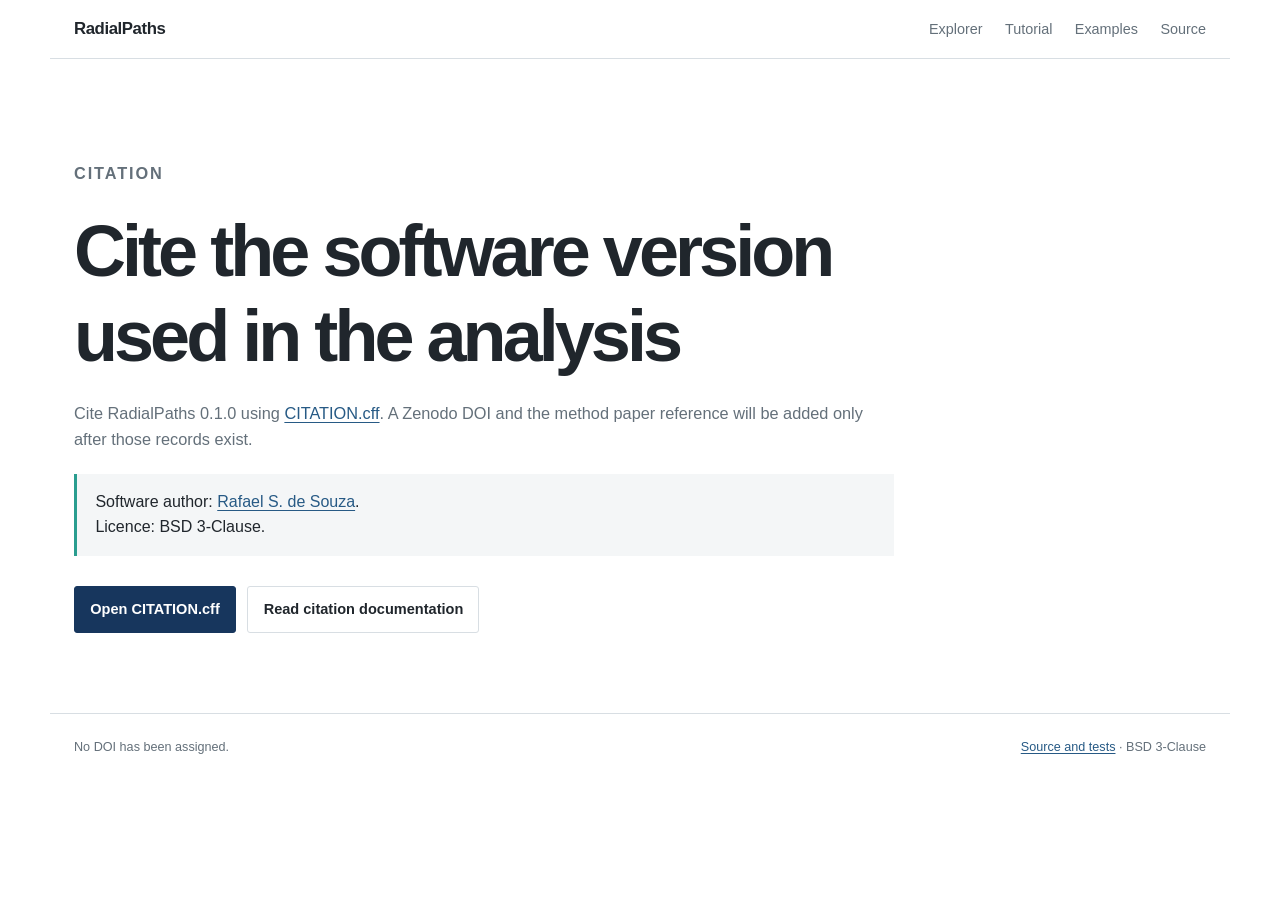
<file: web/citation/index.html>
<!doctype html>
<html lang="en">
<head>
  <meta charset="utf-8">
  <meta name="viewport" content="width=device-width, initial-scale=1">
  <link rel="icon" href="data:,">
  <meta name="description" content="How to cite RadialPaths 0.1.0.">
  <link rel="canonical" href="__PAGES_URL__citation/">
  <link rel="stylesheet" href="../assets/site.css?v=0.1.0">
  <title>Citation — RadialPaths</title>
</head>
<body>
  <header class="site-header"><a class="wordmark" href="../">RadialPaths</a><nav aria-label="Primary navigation"><a href="../explorer/">Explorer</a><a href="../tutorial/">Tutorial</a><a href="../examples/">Examples</a><a href="__REPOSITORY_URL__">Source</a></nav></header>
  <main>
    <section class="citation-page">
      <p class="eyebrow">Citation</p>
      <h1>Cite the software version used in the analysis</h1>
      <p>
        Cite RadialPaths 0.1.0 using
        <a href="../CITATION.cff">CITATION.cff</a>. A Zenodo DOI and the method
        paper reference will be added only after those records exist.
      </p>
      <div class="callout">
        Software author: <a href="https://rafaelsdesouza.com.br/">Rafael S. de Souza</a>.<br>
        Licence: BSD 3-Clause.
      </div>
      <div class="actions"><a class="button primary" href="../CITATION.cff">Open CITATION.cff</a><a class="button secondary" href="../docs/citing.html">Read citation documentation</a></div>
    </section>
  </main>
  <footer><p>No DOI has been assigned.</p><p><a href="__REPOSITORY_URL__">Source and tests</a> · BSD 3-Clause</p></footer>
</body>
</html>
</file>
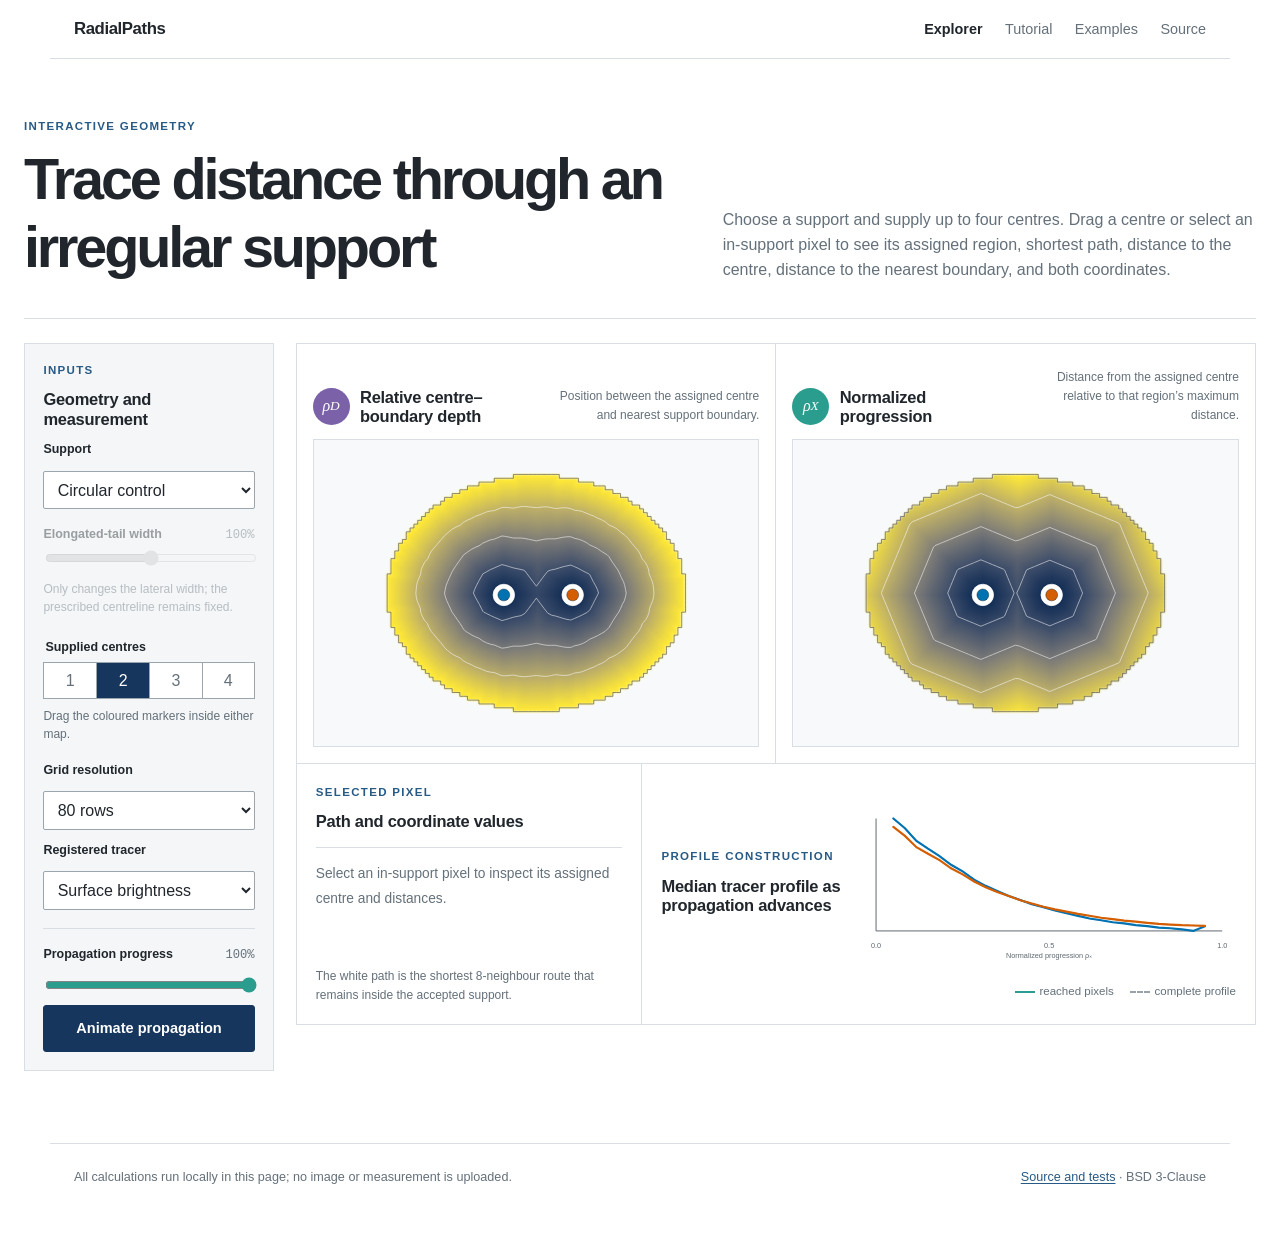
<file: web/explorer/index.html>
<!doctype html>
<html class="no-js" lang="en">
<head>
  <meta charset="utf-8">
  <meta name="viewport" content="width=device-width, initial-scale=1">
  <link rel="icon" href="data:,">
  <meta name="description" content="Inspect support-constrained radial coordinates in nine synthetic geometries.">
  <link rel="canonical" href="__PAGES_URL__explorer/">
  <link rel="stylesheet" href="../assets/site.css?v=0.1.0">
  <script>
    document.documentElement.classList.replace("no-js", "js");
    window.addEventListener("error", function () {
      var message = document.getElementById("runtime-fallback");
      if (message) message.hidden = false;
    });
  </script>
  <title>Geometry explorer — RadialPaths</title>
</head>
<body class="explorer-page">
  <header class="site-header">
    <a class="wordmark" href="../">RadialPaths</a>
    <nav aria-label="Primary navigation">
      <a aria-current="page" href="./">Explorer</a>
      <a href="../tutorial/">Tutorial</a>
      <a href="../examples/">Examples</a>
      <a href="__REPOSITORY_URL__">Source</a>
    </nav>
  </header>

  <main class="explorer-main">
    <section class="explorer-intro">
      <div>
        <p class="eyebrow">Interactive geometry</p>
        <h1>Trace distance through an irregular support</h1>
      </div>
      <p>
        Choose a support and supply up to four centres. Drag a centre or select
        an in-support pixel to see its assigned region, shortest path, distance
        to the centre, distance to the nearest boundary, and both coordinates.
      </p>
    </section>

    <noscript>
      <section class="no-script" aria-labelledby="static-explanation">
        <div>
          <p class="eyebrow">Static explanation</p>
          <h2 id="static-explanation">The explorer requires JavaScript for interaction</h2>
          <p>The tutorial remains available without JavaScript and shows every image-preparation and geometry-construction stage.</p>
          <a class="button secondary" href="../tutorial/">Read the static tutorial</a>
        </div>
        <img src="../tutorial/assets/07_final_geometry.png" alt="Side-by-side relative boundary-depth and normalized-progression maps">
      </section>
    </noscript>

    <section id="runtime-fallback" class="runtime-fallback" hidden>
      <strong>The interactive calculation did not start.</strong>
      The <a href="../tutorial/">static tutorial</a> contains the complete
      scientific explanation and requires no browser calculation.
    </section>

    <section class="explorer-shell js-only" aria-label="Radial coordinate explorer">
      <aside class="control-rail" aria-labelledby="control-title">
        <div>
          <p class="eyebrow">Inputs</p>
          <h2 id="control-title">Geometry and measurement</h2>
        </div>

        <label for="support-family">Support</label>
        <select id="support-family">
          <option value="circle" selected>Circular control</option>
          <option value="compact">Compact irregular</option>
          <option value="elongated">Elongated tail</option>
          <option value="folded">Folded support</option>
          <option value="branched">Branched support</option>
          <option value="perforated">Perforated support</option>
          <option value="merger">Merger with bridge and tail</option>
          <option value="capybara">Capybara</option>
          <option value="trex">T-Rex</option>
        </select>

        <div id="tail-width-control" class="conditional-control">
          <div class="range-heading">
            <label for="tail-width">Elongated-tail width</label>
            <output id="tail-width-value" for="tail-width">100%</output>
          </div>
          <input id="tail-width" type="range" min="55" max="145" value="100" step="5">
          <p class="control-note">Only changes the lateral width; the prescribed centreline remains fixed.</p>
        </div>

        <fieldset>
          <legend>Supplied centres</legend>
          <div id="centre-count" class="segmented" aria-label="Number of supplied centres">
            <button type="button" data-count="1" aria-pressed="false">1</button>
            <button type="button" data-count="2" aria-pressed="true">2</button>
            <button type="button" data-count="3" aria-pressed="false">3</button>
            <button type="button" data-count="4" aria-pressed="false">4</button>
          </div>
          <p class="control-note">Drag the coloured markers inside either map.</p>
        </fieldset>

        <label for="resolution">Grid resolution</label>
        <select id="resolution">
          <option value="56">56 rows</option>
          <option value="80" selected>80 rows</option>
          <option value="112">112 rows</option>
        </select>

        <label for="tracer">Registered tracer</label>
        <select id="tracer">
          <option value="brightness" selected>Surface brightness</option>
          <option value="colour">Colour-like gradient</option>
          <option value="velocity">Velocity-like field</option>
        </select>

        <div class="wave-control">
          <div class="range-heading">
            <label for="wave-progress">Propagation progress</label>
            <output id="progress-value" for="wave-progress">100%</output>
          </div>
          <input id="wave-progress" type="range" min="0" max="100" value="100" step="1">
          <button id="animate-wavefront" class="button primary" type="button">Animate propagation</button>
        </div>
      </aside>

      <div class="explorer-workspace">
        <div class="map-grid">
          <article class="field-card">
            <header>
              <div><span class="coordinate-token rho-d">ρ<sub>D</sub></span><h2>Relative centre–boundary depth</h2></div>
              <p>Position between the assigned centre and nearest support boundary.</p>
            </header>
            <div class="field-stage">
              <canvas id="rho-d-canvas" aria-label="Relative centre-boundary depth field"></canvas>
              <svg id="rho-d-overlay" aria-label="Support boundary, contours, supplied centres, and selected shortest path"></svg>
            </div>
          </article>

          <article class="field-card">
            <header>
              <div><span class="coordinate-token rho-x">ρ<sub>X</sub></span><h2>Normalized progression</h2></div>
              <p>Distance from the assigned centre relative to that region’s maximum distance.</p>
            </header>
            <div class="field-stage">
              <canvas id="rho-x-canvas" aria-label="Normalized progression field"></canvas>
              <svg id="rho-x-overlay" aria-label="Support boundary, contours, and supplied centres"></svg>
            </div>
          </article>
        </div>

        <div class="diagnostic-grid">
          <article class="inspection-card">
            <p class="eyebrow">Selected pixel</p>
            <h2>Path and coordinate values</h2>
            <div id="inspection-values" class="inspection-values" aria-live="polite">
              <span>Select an in-support pixel to inspect its assigned centre and distances.</span>
            </div>
            <p class="inspection-note">The white path is the shortest 8-neighbour route that remains inside the accepted support.</p>
          </article>

          <article class="profile-card">
            <div>
              <p class="eyebrow">Profile construction</p>
              <h2>Median tracer profile as propagation advances</h2>
            </div>
            <svg id="profile-chart" role="img" aria-label="Median tracer profiles by normalized progression"></svg>
            <div class="profile-key"><span><i class="current-line"></i>reached pixels</span><span><i class="final-line"></i>complete profile</span></div>
          </article>
        </div>
      </div>
    </section>
  </main>

  <footer>
    <p>All calculations run locally in this page; no image or measurement is uploaded.</p>
    <p><a href="__REPOSITORY_URL__">Source and tests</a> · BSD 3-Clause</p>
  </footer>
  <script src="../assets/geometry.js?v=0.1.0"></script>
  <script src="../assets/silhouettes.js?v=0.1.0-3"></script>
  <script src="../assets/explorer.js?v=0.1.0-3"></script>
</body>
</html>
</file>
<file: web/assets/site.css>
:root {
  color-scheme: light;
  --ink: #20262c;
  --muted: #64707a;
  --line: #d8dee3;
  --line-strong: #9aa5ad;
  --paper: #ffffff;
  --wash: #f4f6f7;
  --navy: #17365d;
  --blue: #275a85;
  --teal: #2a9d8f;
  --purple: #7b61a8;
  --gold: #d9bd52;
  --orange: #d55e00;
  --max: 1180px;
}

* { box-sizing: border-box; }
html { scroll-behavior: smooth; }
body {
  background: var(--paper);
  color: var(--ink);
  font-family: Inter, ui-sans-serif, -apple-system, BlinkMacSystemFont, "Segoe UI", sans-serif;
  line-height: 1.55;
  margin: 0;
  text-rendering: optimizeLegibility;
}

a { color: var(--blue); text-decoration-thickness: 1px; text-underline-offset: 0.18em; }
a:hover { color: var(--navy); }
img { display: block; max-width: 100%; }
button, input, select { font: inherit; }

.site-header {
  align-items: center;
  border-bottom: 1px solid var(--line);
  display: flex;
  justify-content: space-between;
  margin: 0 auto;
  max-width: var(--max);
  padding: 1rem 1.5rem;
}
.wordmark { color: var(--ink); font-size: 1.05rem; font-weight: 750; letter-spacing: -0.025em; text-decoration: none; }
nav { display: flex; gap: 1.4rem; }
nav a { color: var(--muted); font-size: 0.9rem; text-decoration: none; }
nav a[aria-current="page"] { color: var(--ink); font-weight: 680; }
main { margin: 0 auto; max-width: var(--max); padding: 0 1.5rem; }

.eyebrow {
  color: var(--blue);
  font-size: 0.72rem;
  font-weight: 760;
  letter-spacing: 0.115em;
  margin: 0 0 0.65rem;
  text-transform: uppercase;
}
h1, h2, h3 { line-height: 1.18; }
h1 { font-size: clamp(2.8rem, 7vw, 5.3rem); letter-spacing: -0.055em; margin: 0; }
h2 { font-size: clamp(1.65rem, 3.5vw, 2.25rem); letter-spacing: -0.035em; margin: 0; }
h3 { font-size: 1rem; margin: 0 0 0.45rem; }
p { margin-top: 0; }
.math { color: var(--navy); font-family: Georgia, "Times New Roman", serif; font-style: italic; }

.intro { display: grid; gap: 2rem; grid-template-columns: minmax(0, 1.35fr) minmax(250px, 0.65fr); padding: 6.4rem 0 5.4rem; }
.intro-copy { max-width: 760px; }
.tagline { color: var(--navy); font-family: Georgia, "Times New Roman", serif; font-size: clamp(1.22rem, 2.2vw, 1.62rem); line-height: 1.42; margin: 1.25rem 0 1rem; }
.lead { color: var(--muted); font-size: 1.03rem; max-width: 710px; }
.byline { color: var(--muted); font-size: 0.86rem; margin: -0.25rem 0 1rem; }
.hero-visual { align-self: end; border-left: 1px solid var(--line); margin: 0; padding-left: 1.8rem; }
.hero-visual img { border: 1px solid var(--line); width: 100%; }
.hero-visual figcaption { color: var(--muted); font-size: 0.76rem; margin-top: 0.65rem; }
.actions { display: flex; flex-wrap: wrap; gap: 0.72rem; margin-top: 1.9rem; }
.button { align-items: center; border: 1px solid var(--line); border-radius: 3px; cursor: pointer; display: inline-flex; font-size: 0.91rem; font-weight: 680; gap: 0.6rem; justify-content: center; min-height: 42px; padding: 0.68rem 0.95rem; text-decoration: none; }
.button.primary { background: var(--navy); border-color: var(--navy); color: white; }
.button.primary:hover { background: var(--blue); border-color: var(--blue); }
.button.secondary { background: var(--paper); color: var(--ink); }

.method, .coordinates, .resources, .tutorial-list { border-top: 1px solid var(--line); padding: 4.3rem 0; }
.section-heading { margin-bottom: 2rem; max-width: 760px; }
.method-grid, .coordinate-grid, .resource-grid { background: var(--line); border: 1px solid var(--line); display: grid; gap: 1px; }
.method-grid { grid-template-columns: repeat(3, 1fr); }
.coordinate-grid { grid-template-columns: repeat(2, 1fr); }
.resource-grid { grid-template-columns: repeat(2, 1fr); }
.method-grid article, .coordinate-card, .resource-grid > * { background: var(--paper); padding: 1.45rem; }
.method-grid p, .coordinate-card p, .resource-grid span, .install-block p { color: var(--muted); margin-bottom: 0; }
.step { color: var(--teal); display: block; font-family: ui-monospace, monospace; font-size: 0.75rem; margin-bottom: 1.55rem; }
.coordinate-card { border-top: 3px solid var(--purple); }
.coordinate-card + .coordinate-card { border-top-color: var(--teal); }
.symbol { color: var(--navy) !important; font-family: Georgia, serif; font-size: 1.9rem; font-style: italic; margin: 0; }
.equation { font-family: ui-monospace, "SFMono-Regular", Consolas, monospace; font-size: 0.86rem; margin: 0.2rem 0 1.3rem; }
.resource-grid > a { display: flex; flex-direction: column; text-decoration: none; }
.resource-grid strong, .placeholder strong { color: var(--ink); }
.resource-grid span { font-size: 0.88rem; }
.placeholder { display: flex; flex-direction: column; }
.install-block { align-items: center; background: var(--wash); border-left: 3px solid var(--gold); display: grid; gap: 1.5rem; grid-template-columns: minmax(170px, 0.6fr) 1.4fr; margin-top: 1.5rem; padding: 1.2rem 1.4rem; }
.install-block h3, .install-block p { margin: 0; }
code, pre { font-family: "SFMono-Regular", Consolas, ui-monospace, monospace; }
.install-block code { background: var(--paper); border: 1px solid var(--line); overflow-x: auto; padding: 0.7rem; white-space: nowrap; }

/* Explorer */
.explorer-main { max-width: 1380px; }
.explorer-intro { align-items: end; border-bottom: 1px solid var(--line); display: grid; gap: 2rem; grid-template-columns: 1fr 0.8fr; padding: 3.7rem 0 2.2rem; }
.explorer-intro h1 { font-size: clamp(2.25rem, 4.5vw, 4rem); }
.explorer-intro > p { color: var(--muted); margin: 0; }
.explorer-shell { display: grid; gap: 1.35rem; grid-template-columns: 250px minmax(0, 1fr); padding: 1.5rem 0 4.5rem; }
.control-rail { align-self: start; background: var(--wash); border: 1px solid var(--line); display: grid; gap: 0.7rem; padding: 1.15rem; position: sticky; top: 0.75rem; }
.control-rail h2, .field-card h2, .inspection-card h2, .profile-card h2 { font-size: 1.03rem; letter-spacing: -0.015em; }
.control-rail label, .control-rail legend { font-size: 0.78rem; font-weight: 720; }
.control-rail select { background: white; border: 1px solid var(--line-strong); border-radius: 2px; color: var(--ink); padding: 0.55rem 0.58rem; width: 100%; }
.control-rail fieldset { border: 0; margin: 0.35rem 0; padding: 0; }
.segmented { display: grid; grid-template-columns: repeat(4, 1fr); margin-top: 0.35rem; }
.segmented button { background: white; border: 1px solid var(--line-strong); border-right: 0; color: var(--muted); min-height: 37px; }
.segmented button:last-child { border-right: 1px solid var(--line-strong); }
.segmented button[aria-pressed="true"] { background: var(--navy); color: white; }
.control-note, .inspection-note { color: var(--muted); font-size: 0.75rem; margin: 0.45rem 0 0; }
.conditional-control { display: grid; gap: 0.25rem; margin: 0.25rem 0; }
.conditional-control[aria-disabled="true"] { opacity: 0.42; }
.wave-control { border-top: 1px solid var(--line); display: grid; gap: 0.65rem; margin-top: 0.4rem; padding-top: 1rem; }
.range-heading { align-items: baseline; display: flex; justify-content: space-between; }
.range-heading output { color: var(--muted); font-family: ui-monospace, monospace; font-size: 0.76rem; }
.control-rail input[type="range"] { accent-color: var(--teal); width: 100%; }
.explorer-workspace { min-width: 0; }
.map-grid { display: grid; gap: 1px; grid-template-columns: repeat(2, minmax(0, 1fr)); background: var(--line); border: 1px solid var(--line); }
.field-card { background: white; min-width: 0; padding: 1rem; }
.field-card header { align-items: end; display: flex; justify-content: space-between; min-height: 67px; }
.field-card header > div { display: flex; gap: 0.65rem; }
.field-card header p { color: var(--muted); font-size: 0.75rem; margin: 0 0 0.15rem 1rem; max-width: 215px; text-align: right; }
.coordinate-token { align-items: center; border-radius: 50%; color: white; display: inline-flex; flex: 0 0 37px; font-family: Georgia, serif; font-size: 1rem; font-style: italic; height: 37px; justify-content: center; }
.coordinate-token.rho-d { background: var(--purple); }
.coordinate-token.rho-x { background: var(--teal); }
.field-stage { aspect-ratio: 1.45 / 1; background: #f8f9fa; border: 1px solid var(--line); margin-top: 0.8rem; overflow: hidden; position: relative; }
.field-stage canvas, .field-stage svg { height: 100%; inset: 0; position: absolute; width: 100%; }
.field-stage svg { touch-action: none; }
.support-outline { fill: none; stroke: #343a40; stroke-width: 0.55; vector-effect: non-scaling-stroke; }
.field-contour { fill: none; opacity: 0.82; stroke: white; stroke-width: 0.65; vector-effect: non-scaling-stroke; }
.wavefront-contour { fill: none; stroke: #d81b60; stroke-linecap: round; stroke-width: 1.7; vector-effect: non-scaling-stroke; }
.centre-halo { fill: white; stroke: white; stroke-width: 0.7; vector-effect: non-scaling-stroke; }
.centre-marker { cursor: grab; stroke: #182027; stroke-width: 0.45; vector-effect: non-scaling-stroke; }
.centre-marker:active { cursor: grabbing; }
.shortest-path { fill: none; stroke: white; stroke-linecap: round; stroke-linejoin: round; stroke-width: 2.2; vector-effect: non-scaling-stroke; }
.selected-pixel { fill: none; stroke: #d81b60; stroke-width: 1.25; vector-effect: non-scaling-stroke; }
.diagnostic-grid { background: var(--line); border: 1px solid var(--line); border-top: 0; display: grid; gap: 1px; grid-template-columns: minmax(240px, 0.72fr) minmax(0, 1.28fr); }
.inspection-card, .profile-card { background: white; min-width: 0; padding: 1.2rem; }
.inspection-values { border-top: 1px solid var(--line); margin-top: 1rem; min-height: 113px; padding-top: 0.8rem; }
.inspection-values > span { color: var(--muted); font-size: 0.86rem; }
.inspection-values dl { display: grid; gap: 0.35rem; margin: 0; }
.inspection-values dl div { display: flex; justify-content: space-between; }
.inspection-values dt { color: var(--muted); font-size: 0.77rem; }
.inspection-values dd { font-family: ui-monospace, monospace; font-size: 0.77rem; font-weight: 680; margin: 0; }
.profile-card { display: grid; grid-template-columns: 180px minmax(0, 1fr); align-items: center; }
.profile-card svg { min-height: 190px; width: 100%; }
.chart-axis { fill: none; stroke: #636b72; stroke-width: 1; vector-effect: non-scaling-stroke; }
.chart-label { fill: #5e6870; font-family: Inter, sans-serif; font-size: 10px; }
.profile-final { fill: none; opacity: 0.72; stroke: #9aa3aa; stroke-dasharray: 4 3; stroke-width: 1.35; vector-effect: non-scaling-stroke; }
.profile-current { fill: none; stroke-linecap: round; stroke-width: 2.15; vector-effect: non-scaling-stroke; }
.profile-key { display: flex; font-size: 0.72rem; gap: 1rem; grid-column: 2; justify-content: flex-end; color: var(--muted); }
.profile-key i { display: inline-block; margin-right: 0.3rem; vertical-align: 0.2em; width: 20px; }
.current-line { border-top: 2px solid var(--teal); }
.final-line { border-top: 2px dashed #9aa3aa; }
.no-script { background: var(--wash); border: 1px solid var(--line); display: grid; gap: 2rem; grid-template-columns: 0.8fr 1.2fr; margin: 1.5rem 0 4rem; padding: 1.5rem; }
.no-script h2 { font-size: 1.55rem; }
.no-js .js-only { display: none; }
.runtime-fallback { background: #fff6f6; border-left: 3px solid #9f3f4d; color: #572d34; margin: 1.5rem 0; padding: 0.9rem 1rem; }

/* Static tutorial */
.tutorial-main { display: grid; gap: 3.5rem; grid-template-columns: 210px minmax(0, 820px); justify-content: center; padding-bottom: 5rem; }
.tutorial-hero { border-bottom: 1px solid var(--line); grid-column: 1 / -1; padding: 4.2rem 0 2.5rem; }
.tutorial-hero h1 { font-size: clamp(2.7rem, 5.8vw, 4.8rem); max-width: 900px; }
.tutorial-hero p:last-child { color: var(--muted); font-size: 1.05rem; max-width: 740px; }
.contents { align-self: start; border-left: 1px solid var(--line); padding-left: 1rem; position: sticky; top: 1rem; }
.contents strong { display: block; font-size: 0.78rem; margin-bottom: 0.7rem; text-transform: uppercase; }
.contents a { color: var(--muted); display: block; font-size: 0.79rem; margin: 0.5rem 0; text-decoration: none; }
.tutorial-article section { border-bottom: 1px solid var(--line); padding: 0 0 3.8rem; margin-bottom: 3.8rem; }
.tutorial-article h2 { font-size: 2rem; }
.tutorial-article h3 { margin-top: 1.5rem; }
.tutorial-article p, .tutorial-article li { color: #4e5962; }
.tutorial-article figure { margin: 1.7rem 0; }
.tutorial-article figcaption { color: var(--muted); font-size: 0.77rem; margin-top: 0.65rem; }
.tutorial-article pre { background: #f6f7f8; border-left: 3px solid var(--navy); font-size: 0.78rem; overflow-x: auto; padding: 1rem; }
.candidate-table { border-collapse: collapse; font-size: 0.8rem; margin: 1.3rem 0; width: 100%; }
.candidate-table th, .candidate-table td { border-bottom: 1px solid var(--line); padding: 0.55rem; text-align: right; }
.candidate-table th:first-child, .candidate-table td:first-child { text-align: left; }
.callout { background: var(--wash); border-left: 3px solid var(--teal); padding: 1rem 1.15rem; }

/* Executed-notebook gallery */
.gallery-hero { border-bottom: 1px solid var(--line); padding: 4.6rem 0 3rem; }
.gallery-hero h1 { font-size: clamp(2.7rem, 6vw, 4.7rem); }
.gallery-hero > p:last-child { color: var(--muted); font-size: 1rem; max-width: 720px; }
.notebook-grid { display: grid; gap: 1px; grid-template-columns: repeat(2, minmax(0, 1fr)); background: var(--line); border: 1px solid var(--line); margin: 2.5rem 0 5rem; }
.notebook-card { background: white; display: grid; grid-template-rows: auto 1fr auto; min-width: 0; overflow: hidden; position: relative; transition: box-shadow 140ms ease, transform 140ms ease; }
.notebook-card:hover { box-shadow: 0 8px 24px rgb(23 54 93 / 10%); transform: translateY(-1px); z-index: 1; }
.notebook-preview { aspect-ratio: 2.5 / 1; background: var(--wash); border-bottom: 1px solid var(--line); overflow: hidden; }
.notebook-preview img { height: 100%; object-fit: contain; object-position: center; width: 100%; }
.notebook-card > div { padding: 1.25rem 1.35rem; }
.notebook-card h2 { font-size: 1.3rem; }
.notebook-card h2 a { color: var(--ink); text-decoration: none; }
.notebook-card h2 a::after { content: ""; cursor: pointer; inset: 0; position: absolute; z-index: 1; }
.notebook-card h2 a:focus-visible::after { outline: 3px solid var(--blue); outline-offset: -3px; }
.notebook-card p { color: var(--muted); margin: 0.55rem 0 0; }
.notebook-card footer { border-top: 1px solid var(--line); display: flex; flex-wrap: wrap; gap: 0.9rem; margin: 0; padding: 0.8rem 1.35rem 1rem; }
.notebook-card footer a, .notebook-card footer span { font-size: 0.72rem; position: relative; z-index: 2; }
.notebook-card footer span { color: var(--muted); }
.citation-page { max-width: 820px; min-height: 67vh; padding: 5rem 0; }
.citation-page h1 { font-size: clamp(2.6rem, 6vw, 4.5rem); }
.citation-page > p { color: var(--muted); font-size: 1.02rem; margin: 1.4rem 0; }

footer { border-top: 1px solid var(--line); color: var(--muted); display: flex; font-size: 0.79rem; justify-content: space-between; margin: 0 auto; max-width: var(--max); padding: 1.5rem 1.5rem 2.5rem; }

@media (max-width: 920px) {
  .intro, .explorer-intro { grid-template-columns: 1fr; }
  .hero-visual { border-left: 0; border-top: 1px solid var(--line); padding-left: 0; padding-top: 1.2rem; }
  .explorer-shell { grid-template-columns: 1fr; }
  .control-rail { grid-template-columns: repeat(2, minmax(0, 1fr)); position: static; }
  .control-rail > div:first-child, .control-rail .wave-control { grid-column: 1 / -1; }
  .profile-card { grid-template-columns: 1fr; }
  .profile-key { grid-column: 1; }
}

@media (max-width: 720px) {
  .site-header { align-items: flex-start; }
  nav { gap: 0.75rem; }
  nav a:last-child { display: none; }
  main { padding: 0 1rem; }
  .intro { padding: 4rem 0 3.5rem; }
  .method, .coordinates, .resources { padding: 3.2rem 0; }
  .method-grid, .coordinate-grid, .resource-grid, .map-grid, .diagnostic-grid, .no-script { grid-template-columns: 1fr; }
  .notebook-grid { grid-template-columns: 1fr; }
  .install-block { grid-template-columns: 1fr; }
  .explorer-intro { padding-top: 2.8rem; }
  .control-rail { grid-template-columns: 1fr; }
  .control-rail > div:first-child, .control-rail .wave-control { grid-column: 1; }
  .field-card header { align-items: start; display: block; }
  .field-card header p { margin: 0.7rem 0 0; max-width: none; text-align: left; }
  .tutorial-main { display: block; }
  .tutorial-hero { padding: 3rem 0 2rem; }
  .contents { border-left: 0; border-bottom: 1px solid var(--line); margin-bottom: 2.5rem; padding: 0 0 1.5rem; position: static; }
  footer { display: block; padding-inline: 1rem; }
}

@media (prefers-reduced-motion: reduce) { html { scroll-behavior: auto; } }
</file>
